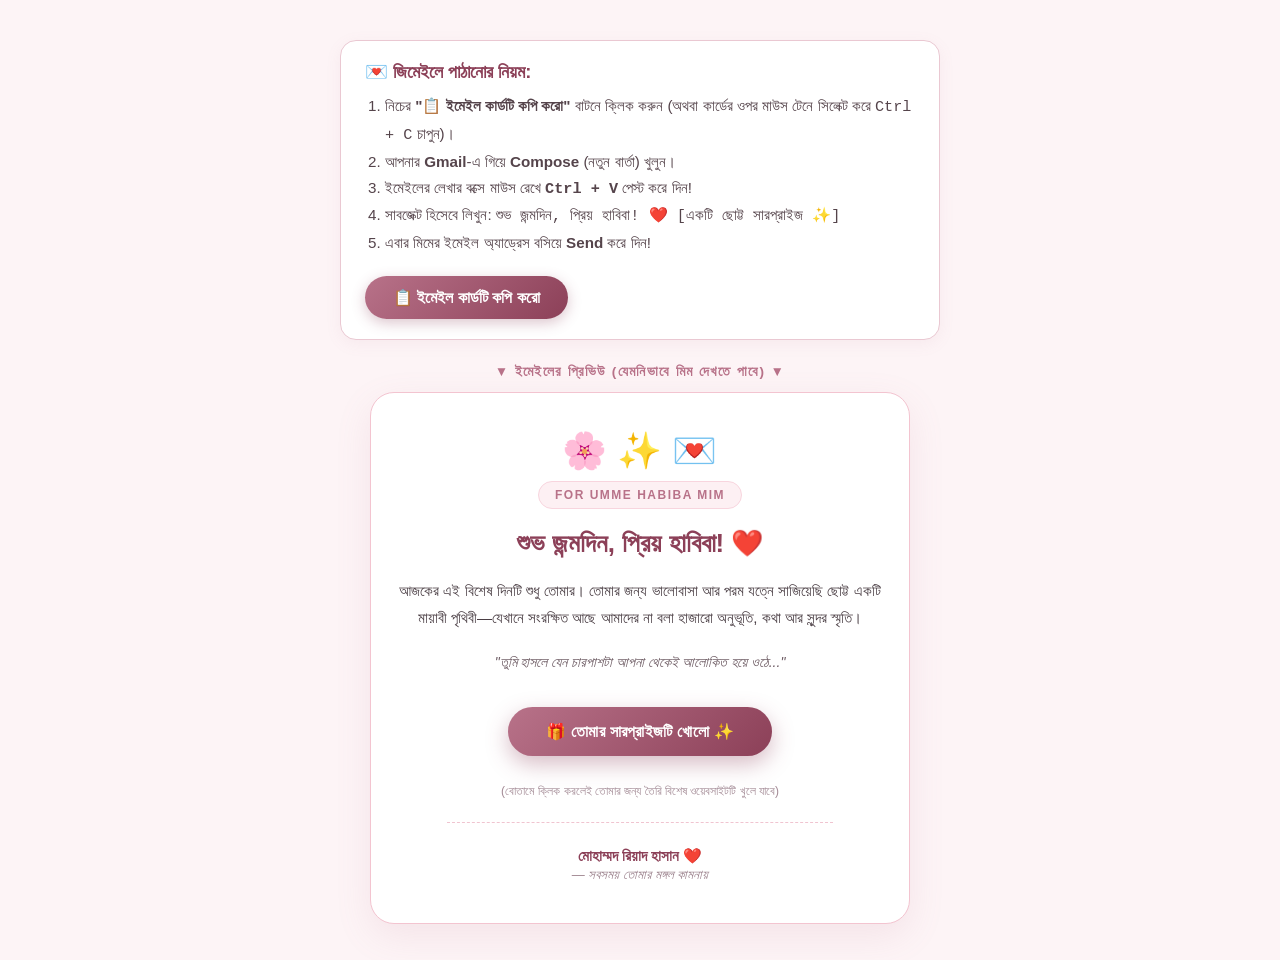
<file: birthday_email_template.html>
<!DOCTYPE html>
<html lang="bn">
<head>
  <meta charset="UTF-8">
  <title>Birthday Email Preview & Copy Helper | For Umme Habiba Mim</title>
  <style>
    body {
      background: #FDF4F6;
      font-family: -apple-system, BlinkMacSystemFont, "Segoe UI", Roboto, "Hind Siliguri", Arial, sans-serif;
      margin: 0;
      padding: 40px 20px;
      display: flex;
      flex-direction: column;
      align-items: center;
      color: #4A3E44;
    }

    .instructions-box {
      max-width: 600px;
      width: 100%;
      background: #FFFFFF;
      border: 1px solid #EAC8D2;
      border-radius: 16px;
      padding: 20px 24px;
      margin-bottom: 24px;
      box-shadow: 0 4px 16px rgba(184, 114, 137, 0.08);
      box-sizing: border-box;
    }

    .instructions-box h3 {
      margin: 0 0 10px;
      color: #8C4058;
      font-size: 1.15rem;
      display: flex;
      align-items: center;
      gap: 8px;
    }

    .instructions-box ol {
      margin: 0;
      padding-left: 20px;
      line-height: 1.7;
      font-size: 0.95rem;
      color: #55444B;
    }

    .btn-copy-all {
      display: inline-block;
      margin-top: 14px;
      background: linear-gradient(135deg, #B87289 0%, #8C4058 100%);
      color: #FFFFFF;
      border: none;
      padding: 12px 28px;
      font-size: 1rem;
      font-weight: 600;
      border-radius: 99px;
      cursor: pointer;
      box-shadow: 0 4px 14px rgba(140, 64, 88, 0.3);
      transition: all 0.2s ease;
    }

    .btn-copy-all:hover {
      transform: translateY(-2px);
      box-shadow: 0 6px 18px rgba(140, 64, 88, 0.4);
    }

    .copy-success {
      display: none;
      color: #2E7D32;
      font-weight: 600;
      font-size: 0.9rem;
      margin-left: 12px;
    }

    .preview-label {
      font-size: 0.85rem;
      font-weight: 700;
      letter-spacing: 0.1em;
      text-transform: uppercase;
      color: #B87289;
      margin-bottom: 12px;
    }

    /* Outer wrapper for visual centering on this page */
    .email-preview-container {
      width: 100%;
      display: flex;
      justify-content: center;
    }
  </style>
</head>
<body>

  <!-- Instructions Helper Panel -->
  <div class="instructions-box">
    <h3>💌 জিমেইলে পাঠানোর নিয়ম:</h3>
    <ol>
      <li>নিচের <strong>"📋 ইমেইল কার্ডটি কপি করো"</strong> বাটনে ক্লিক করুন (অথবা কার্ডের ওপর মাউস টেনে সিলেক্ট করে <code>Ctrl + C</code> চাপুন)।</li>
      <li>আপনার <strong>Gmail</strong>-এ গিয়ে <strong>Compose</strong> (নতুন বার্তা) খুলুন।</li>
      <li>ইমেইলের লেখার বক্সে মাউস রেখে <strong><code>Ctrl + V</code></strong> পেস্ট করে দিন!</li>
      <li>সাবজেক্ট হিসেবে লিখুন: <code>শুভ জন্মদিন, প্রিয় হাবিবা! ❤️ [একটি ছোট্ট সারপ্রাইজ ✨]</code></li>
      <li>এবার মিমের ইমেইল অ্যাড্রেস বসিয়ে <strong>Send</strong> করে দিন!</li>
    </ol>
    <div style="display: flex; align-items: center; margin-top: 6px;">
      <button class="btn-copy-all" id="btnCopyEmail">📋 ইমেইল কার্ডটি কপি করো</button>
      <span class="copy-success" id="copySuccess">✓ কার্ডটি কপি হয়েছে! জিমেইলে গিয়ে Ctrl+V দিন</span>
    </div>
  </div>

  <div class="preview-label">▼ ইমেইলের প্রিভিউ (যেমনিভাবে মিম দেখতে পাবে) ▼</div>

  <!-- ========================================================
       THE ACTUAL EMAIL HTML CARD (100% INLINE STYLES FOR GMAIL)
       ======================================================== -->
  <div class="email-preview-container" id="emailCardContainer">
    <div id="emailCard" style="max-width: 540px; width: 100%; background-color: #FFFFFF; border: 1.5px solid #F3C4D0; border-radius: 24px; padding: 40px 28px; text-align: center; font-family: -apple-system, BlinkMacSystemFont, 'Segoe UI', Roboto, 'Hind Siliguri', 'Noto Serif Bengali', Arial, sans-serif; box-shadow: 0 12px 36px rgba(184, 114, 137, 0.12); box-sizing: border-box; margin: 0 auto;">
      
      <!-- Top Decorative Icons -->
      <div style="font-size: 36px; margin-bottom: 12px; line-height: 1;">
        🌸 ✨ 💌
      </div>

      <!-- Eyebrow Badge -->
      <div style="display: inline-block; background-color: #FDF0F3; color: #B87289; font-size: 12px; font-weight: 700; letter-spacing: 1.5px; text-transform: uppercase; padding: 6px 16px; border-radius: 99px; margin-bottom: 16px; border: 1px solid #F8D5DE;">
        For Umme Habiba Mim
      </div>

      <!-- Main Birthday Headline -->
      <h1 style="color: #8C4058; font-size: 26px; font-weight: 700; margin: 0 0 16px; line-height: 1.4;">
        শুভ জন্মদিন, প্রিয় হাবিবা! ❤️
      </h1>

      <!-- Heartfelt Body Copy -->
      <p style="color: #4A3E44; font-size: 15px; line-height: 1.8; margin: 0 0 20px; text-align: center;">
        আজকের এই বিশেষ দিনটি শুধু তোমার। তোমার জন্য ভালোবাসা আর পরম যত্নে সাজিয়েছি ছোট্ট একটি মায়াবী পৃথিবী—যেখানে সংরক্ষিত আছে আমাদের না বলা হাজারো অনুভূতি, কথা আর সুন্দর স্মৃতি।
      </p>

      <p style="color: #6D5B63; font-size: 14px; line-height: 1.7; margin: 0 0 28px; font-style: italic;">
        "তুমি হাসলে যেন চারপাশটা আপনা থেকেই আলোকিত হয়ে ওঠে..."
      </p>

      <!-- Clickable Action Button (Links directly to your live website) -->
      <div style="margin: 32px 0 28px;">
        <a href="https://mdriad40.github.io/birthday/" target="_blank" rel="noopener noreferrer" style="background: linear-gradient(135deg, #B87289 0%, #8C4058 100%); background-color: #8C4058; color: #FFFFFF !important; text-decoration: none !important; font-size: 16px; font-weight: bold; padding: 15px 38px; border-radius: 99px; display: inline-block; box-shadow: 0 8px 22px rgba(140, 64, 88, 0.35); letter-spacing: 0.3px;">
          🎁 তোমার সারপ্রাইজটি খোলো ✨
        </a>
      </div>

      <!-- Hint under button -->
      <p style="color: #A38A95; font-size: 12px; margin: 0 0 24px;">
        (বোতামে ক্লিক করলেই তোমার জন্য তৈরি বিশেষ ওয়েবসাইটটি খুলে যাবে)
      </p>

      <!-- Subtle Divider -->
      <hr style="border: none; border-top: 1px dashed #F0C4D0; margin: 24px auto; width: 80%;">

      <!-- Sender Signature -->
      <div style="margin-top: 20px;">
        <p style="color: #8C4058; font-size: 15px; font-weight: 700; margin: 0;">
          মোহাম্মদ রিয়াদ হাসান ❤️
        </p>
        <span style="color: #9C828D; font-size: 13px; font-style: italic;">
          — সবসময় তোমার মঙ্গল কামনায়
        </span>
      </div>

    </div>
  </div>

  <script>
    const btnCopyEmail = document.getElementById('btnCopyEmail');
    const copySuccess = document.getElementById('copySuccess');
    const emailCard = document.getElementById('emailCard');

    btnCopyEmail.addEventListener('click', async () => {
      try {
        // Modern Clipboard API for rich text/HTML copying
        const htmlContent = emailCard.outerHTML;
        const textContent = emailCard.innerText;
        
        const blobHtml = new Blob([htmlContent], { type: 'text/html' });
        const blobText = new Blob([textContent], { type: 'text/plain' });
        
        const data = [new ClipboardItem({
          'text/html': blobHtml,
          'text/plain': blobText
        })];
        
        await navigator.clipboard.write(data);
        
        copySuccess.style.display = 'inline';
        btnCopyEmail.textContent = '✓ কপি করা হয়েছে!';
        btnCopyEmail.style.background = '#2E7D32';
        
        setTimeout(() => {
          btnCopyEmail.textContent = '📋 ইমেইল কার্ডটি কপি করো';
          btnCopyEmail.style.background = 'linear-gradient(135deg, #B87289 0%, #8C4058 100%)';
        }, 4000);
      } catch (err) {
        // Fallback: Select contents for manual copy
        const range = document.createRange();
        range.selectNodeContents(emailCard);
        const sel = window.getSelection();
        sel.removeAllRanges();
        sel.addRange(range);
        document.execCommand('copy');
        
        copySuccess.style.display = 'inline';
        copySuccess.textContent = '✓ কার্ডটি সিলেক্ট ও কপি হয়েছে! জিমেইলে Ctrl+V দিন';
      }
    });
  </script>
</body>
</html>
</file>
